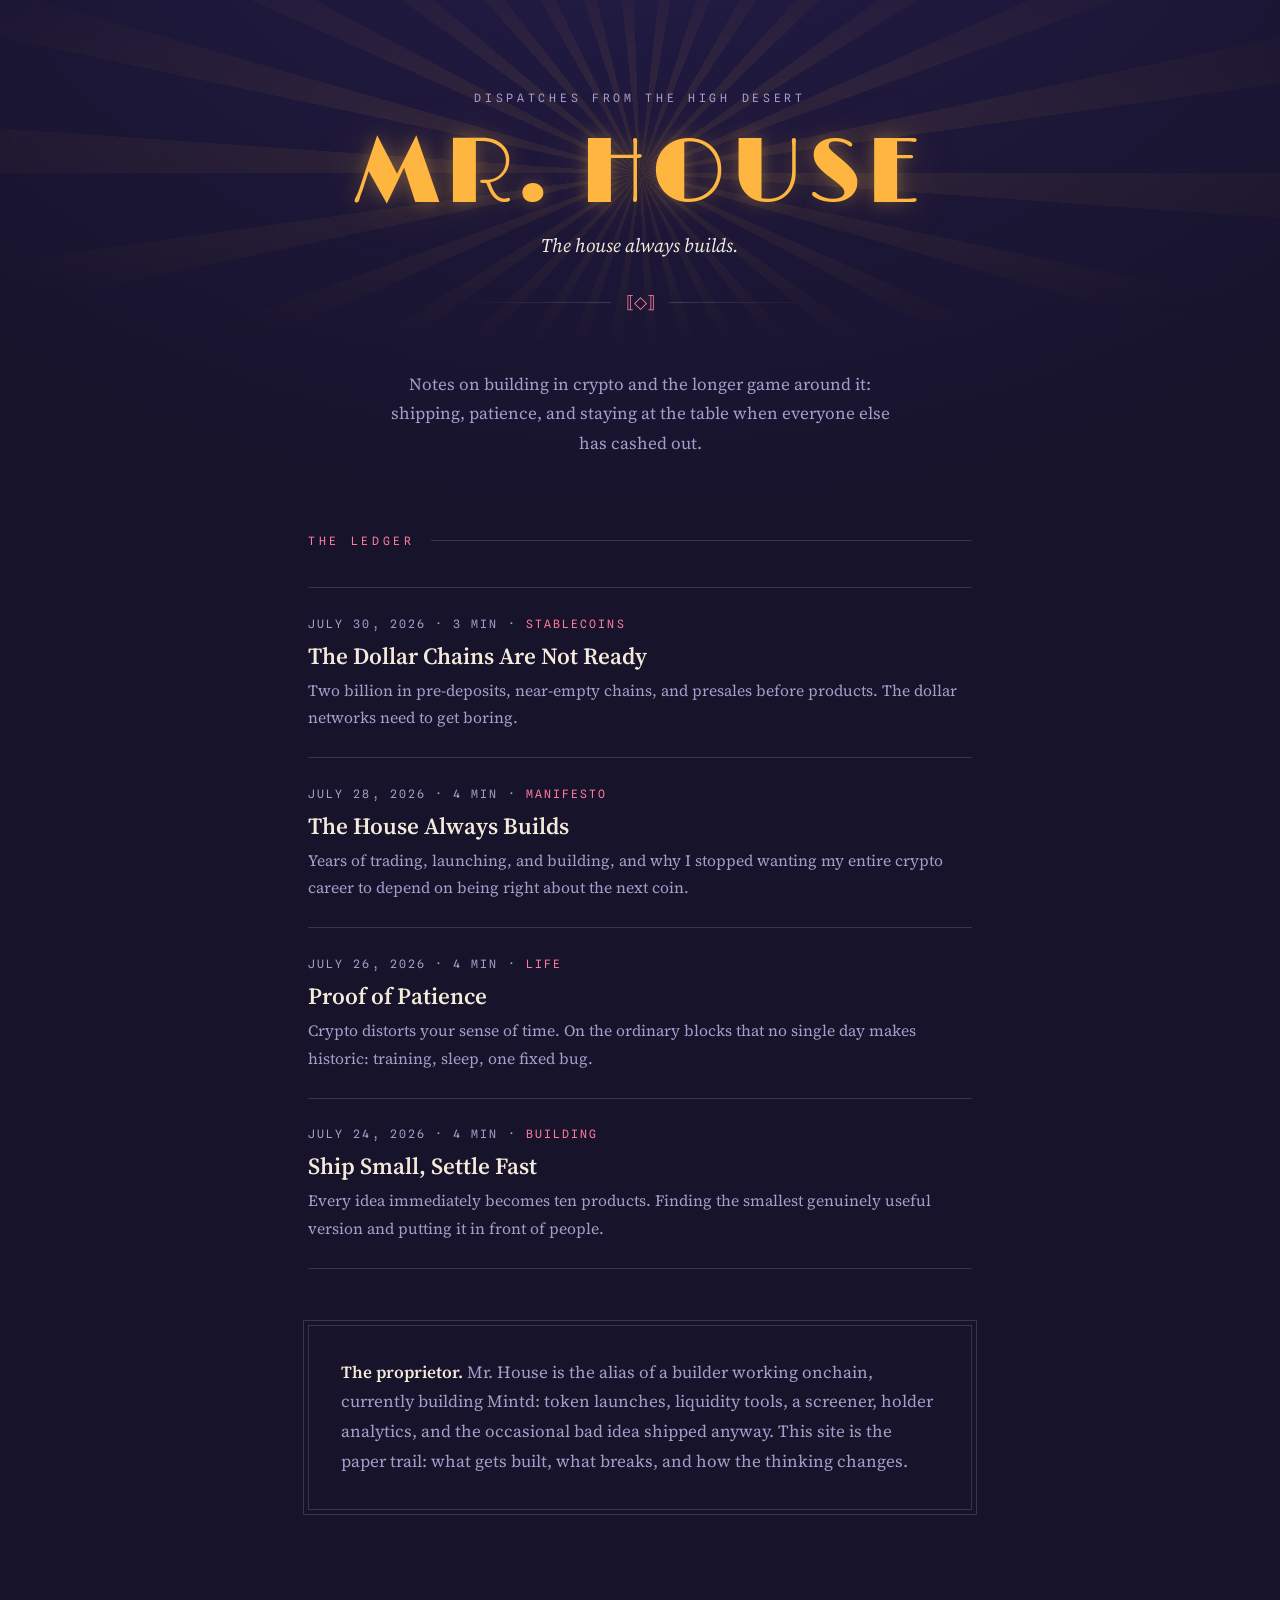
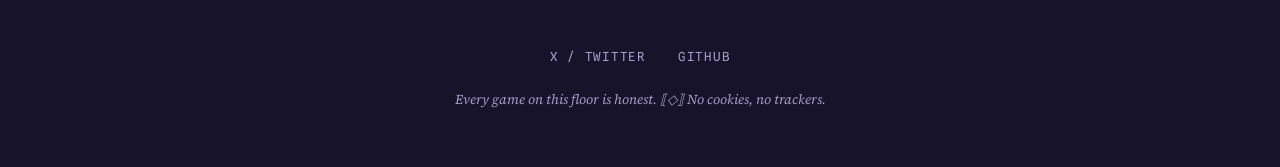
<file: index.html>
<!doctype html>
<html lang="en">
<head>
  <meta charset="utf-8">
  <meta name="viewport" content="width=device-width, initial-scale=1">
  <title>Mr. House · The house always builds</title>
  <meta name="description" content="Dispatches on building, crypto, and the long game, from Mr. House.">
  <link rel="preconnect" href="https://fonts.googleapis.com">
  <link rel="preconnect" href="https://fonts.gstatic.com" crossorigin>
  <link href="https://fonts.googleapis.com/css2?family=Limelight&family=Source+Serif+4:ital,wght@0,400;0,600;1,400&family=Spline+Sans+Mono:wght@400;500&display=swap" rel="stylesheet">
  <link rel="stylesheet" href="style.css">
</head>
<body>

  <header class="marquee">
    <p class="est">Dispatches from the high desert</p>
    <h1>MR. HOUSE</h1>
    <p class="tagline">The house always builds.</p>
    <div class="deco-rule" aria-hidden="true">&#10214;&#9671;&#10215;</div>
  </header>

  <p class="intro">
    Notes on building in crypto and the longer game around it:
    shipping, patience, and staying at the table when everyone else
    has cashed out.
  </p>

  <main class="wrap ledger">
    <p class="section-label">The Ledger</p>

    <a class="entry" href="posts/the-dollar-chains-are-not-ready.html">
      <p class="meta">July 30, 2026 &middot; 3 min &middot; <span class="tag">Stablecoins</span></p>
      <h2>The Dollar Chains Are Not Ready</h2>
      <p class="dek">Two billion in pre-deposits, near-empty chains, and presales before products. The dollar networks need to get boring.</p>
    </a>

    <a class="entry" href="posts/the-house-always-builds.html">
      <p class="meta">July 28, 2026 &middot; 4 min &middot; <span class="tag">Manifesto</span></p>
      <h2>The House Always Builds</h2>
      <p class="dek">Years of trading, launching, and building, and why I stopped wanting my entire crypto career to depend on being right about the next coin.</p>
    </a>

    <a class="entry" href="posts/proof-of-patience.html">
      <p class="meta">July 26, 2026 &middot; 4 min &middot; <span class="tag">Life</span></p>
      <h2>Proof of Patience</h2>
      <p class="dek">Crypto distorts your sense of time. On the ordinary blocks that no single day makes historic: training, sleep, one fixed bug.</p>
    </a>

    <a class="entry" href="posts/ship-small-settle-fast.html">
      <p class="meta">July 24, 2026 &middot; 4 min &middot; <span class="tag">Building</span></p>
      <h2>Ship Small, Settle Fast</h2>
      <p class="dek">Every idea immediately becomes ten products. Finding the smallest genuinely useful version and putting it in front of people.</p>
    </a>

    <div class="proprietor">
      <p><strong>The proprietor.</strong> Mr. House is the alias of a builder working
      onchain, currently building Mintd: token launches, liquidity tools, a screener,
      holder analytics, and the occasional bad idea shipped anyway. This site is
      the paper trail: what gets built, what breaks, and how the thinking changes.</p>
    </div>
  </main>

  <footer>
    <div class="links">
      <a href="https://x.com/MrHouse_eth">X / Twitter</a>
      <a href="https://github.com/mrhouse223">GitHub</a>
    </div>
    <p class="colophon">Every game on this floor is honest. &#10214;&#9671;&#10215; No cookies, no trackers.</p>
  </footer>

</body>
</html>
</file>
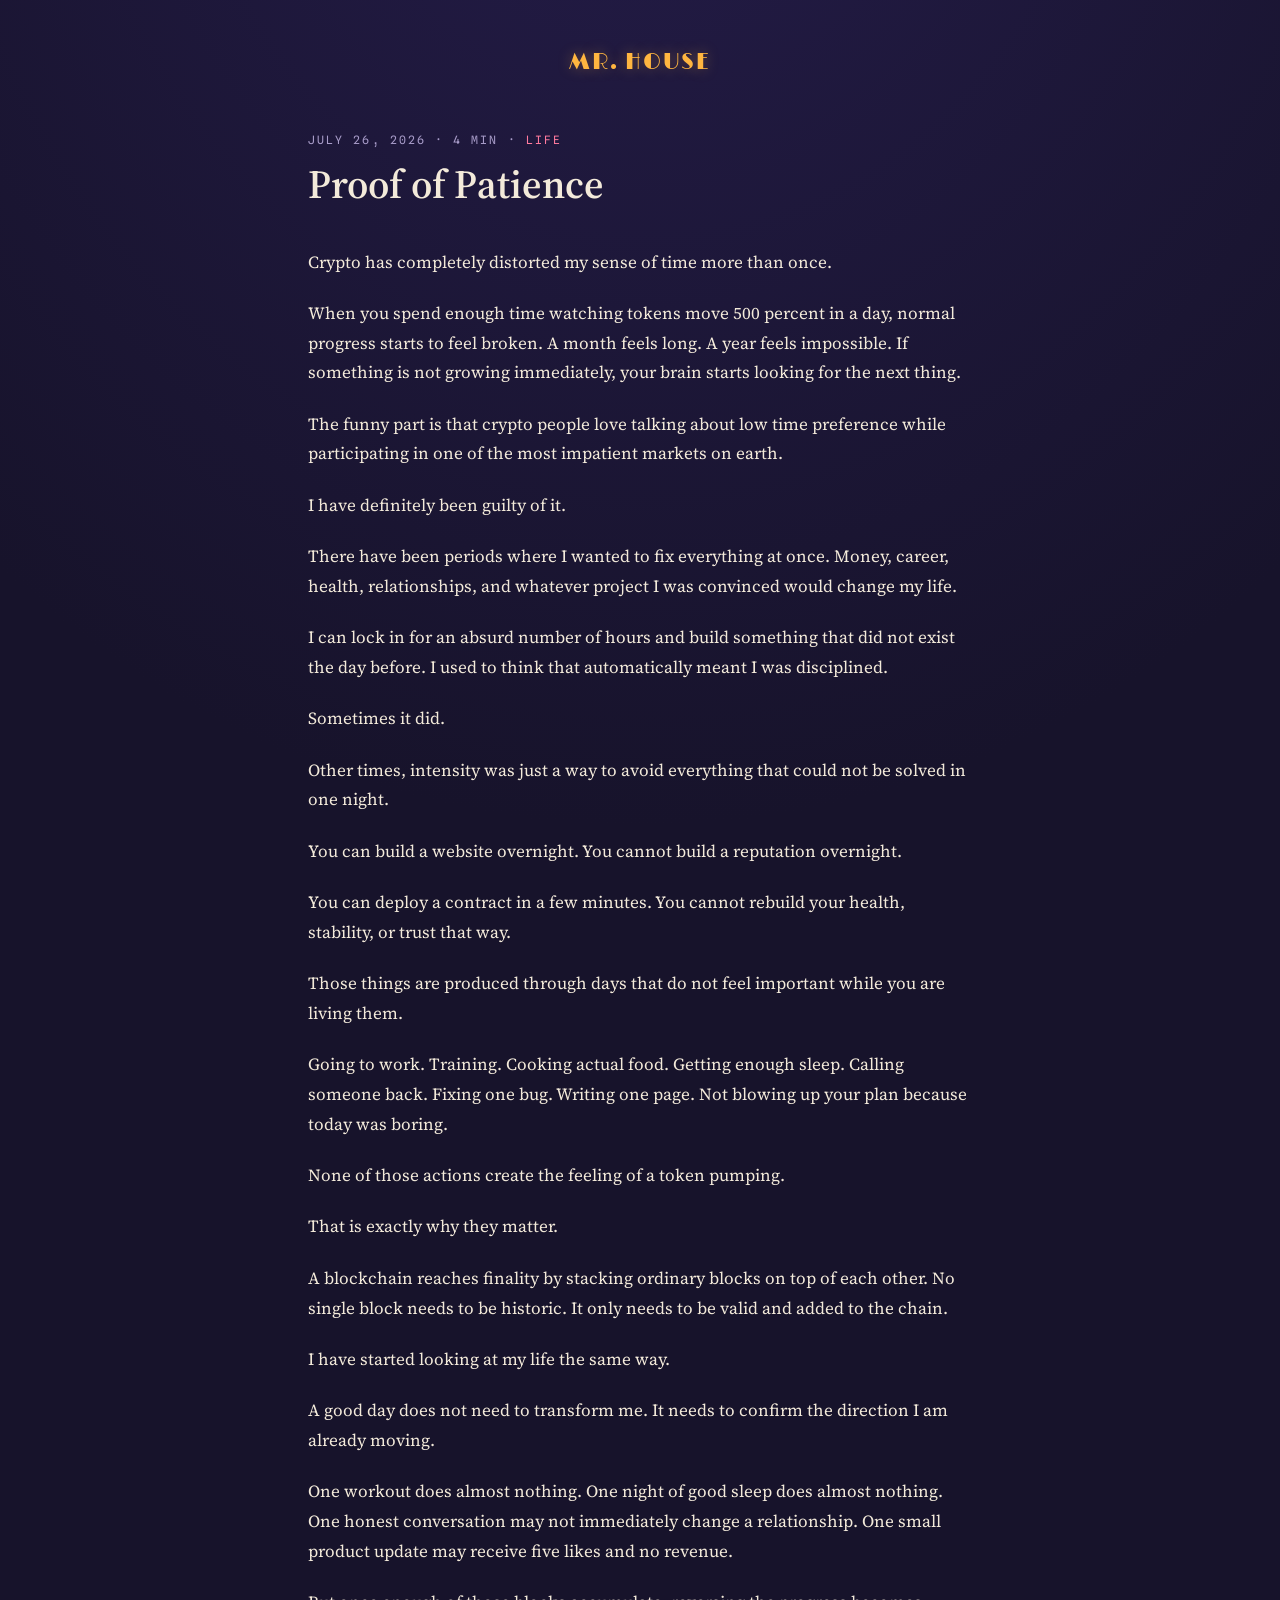
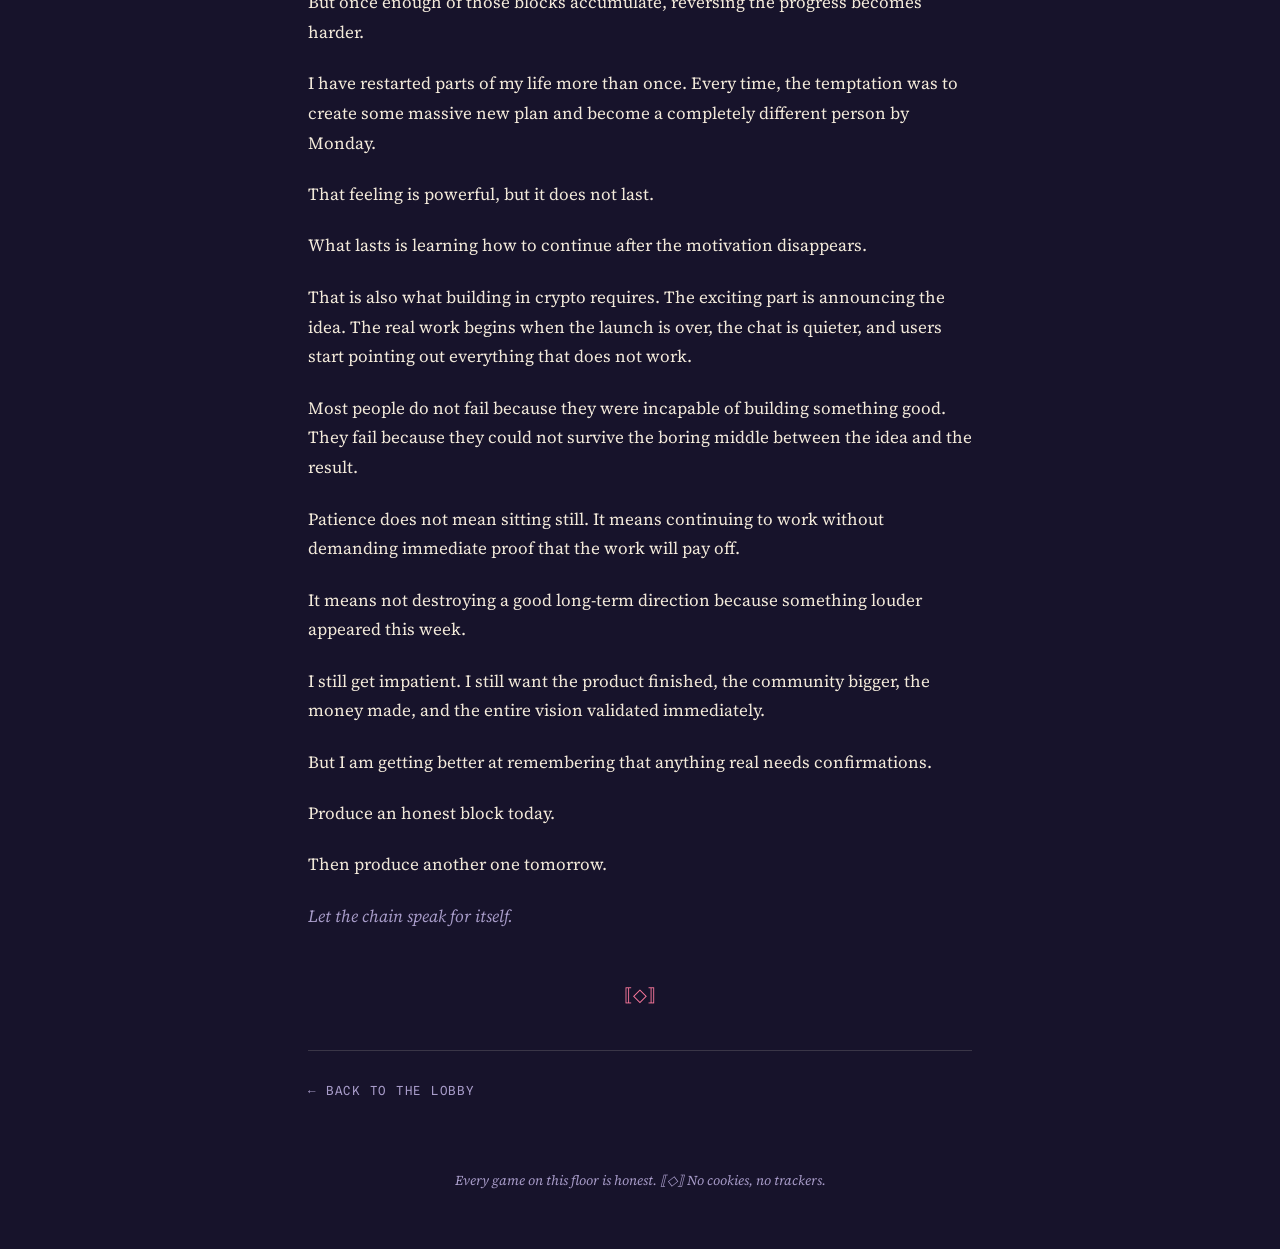
<file: posts/proof-of-patience.html>
<!doctype html>
<html lang="en">
<head>
  <meta charset="utf-8">
  <meta name="viewport" content="width=device-width, initial-scale=1">
  <title>Proof of Patience · Mr. House</title>
  <meta name="description" content="Crypto distorts your sense of time. Real progress settles like a chain: one ordinary block at a time.">
  <link rel="preconnect" href="https://fonts.googleapis.com">
  <link rel="preconnect" href="https://fonts.gstatic.com" crossorigin>
  <link href="https://fonts.googleapis.com/css2?family=Limelight&family=Source+Serif+4:ital,wght@0,400;0,600;1,400&family=Spline+Sans+Mono:wght@400;500&display=swap" rel="stylesheet">
  <link rel="stylesheet" href="../style.css">
</head>
<body>

  <header class="post-marquee">
    <a class="home" href="../index.html">MR. HOUSE</a>
  </header>

  <main class="wrap">
    <article class="post">
      <header>
        <p class="meta">July 26, 2026 &middot; 4 min &middot; <span class="tag">Life</span></p>
        <h1>Proof of Patience</h1>
      </header>

      <p>Crypto has completely distorted my sense of time more than once.</p>

      <p>When you spend enough time watching tokens move 500 percent in a day, normal progress starts to feel broken. A month feels long. A year feels impossible. If something is not growing immediately, your brain starts looking for the next thing.</p>

      <p>The funny part is that crypto people love talking about low time preference while participating in one of the most impatient markets on earth.</p>

      <p>I have definitely been guilty of it.</p>

      <p>There have been periods where I wanted to fix everything at once. Money, career, health, relationships, and whatever project I was convinced would change my life.</p>

      <p>I can lock in for an absurd number of hours and build something that did not exist the day before. I used to think that automatically meant I was disciplined.</p>

      <p>Sometimes it did.</p>

      <p>Other times, intensity was just a way to avoid everything that could not be solved in one night.</p>

      <p>You can build a website overnight. You cannot build a reputation overnight.</p>

      <p>You can deploy a contract in a few minutes. You cannot rebuild your health, stability, or trust that way.</p>

      <p>Those things are produced through days that do not feel important while you are living them.</p>

      <p>Going to work. Training. Cooking actual food. Getting enough sleep. Calling someone back. Fixing one bug. Writing one page. Not blowing up your plan because today was boring.</p>

      <p>None of those actions create the feeling of a token pumping.</p>

      <p>That is exactly why they matter.</p>

      <p>A blockchain reaches finality by stacking ordinary blocks on top of each other. No single block needs to be historic. It only needs to be valid and added to the chain.</p>

      <p>I have started looking at my life the same way.</p>

      <p>A good day does not need to transform me. It needs to confirm the direction I am already moving.</p>

      <p>One workout does almost nothing. One night of good sleep does almost nothing. One honest conversation may not immediately change a relationship. One small product update may receive five likes and no revenue.</p>

      <p>But once enough of those blocks accumulate, reversing the progress becomes harder.</p>

      <p>I have restarted parts of my life more than once. Every time, the temptation was to create some massive new plan and become a completely different person by Monday.</p>

      <p>That feeling is powerful, but it does not last.</p>

      <p>What lasts is learning how to continue after the motivation disappears.</p>

      <p>That is also what building in crypto requires. The exciting part is announcing the idea. The real work begins when the launch is over, the chat is quieter, and users start pointing out everything that does not work.</p>

      <p>Most people do not fail because they were incapable of building something good. They fail because they could not survive the boring middle between the idea and the result.</p>

      <p>Patience does not mean sitting still. It means continuing to work without demanding immediate proof that the work will pay off.</p>

      <p>It means not destroying a good long-term direction because something louder appeared this week.</p>

      <p>I still get impatient. I still want the product finished, the community bigger, the money made, and the entire vision validated immediately.</p>

      <p>But I am getting better at remembering that anything real needs confirmations.</p>

      <p>Produce an honest block today.</p>

      <p>Then produce another one tomorrow.</p>

      <p><em>Let the chain speak for itself.</em></p>

      <p class="end-mark" aria-hidden="true">&#10214;&#9671;&#10215;</p>

      <nav class="post-nav">
        <a href="../index.html">&larr; Back to the lobby</a>
      </nav>
    </article>
  </main>

  <footer>
    <p class="colophon">Every game on this floor is honest. &#10214;&#9671;&#10215; No cookies, no trackers.</p>
  </footer>

</body>
</html>
</file>
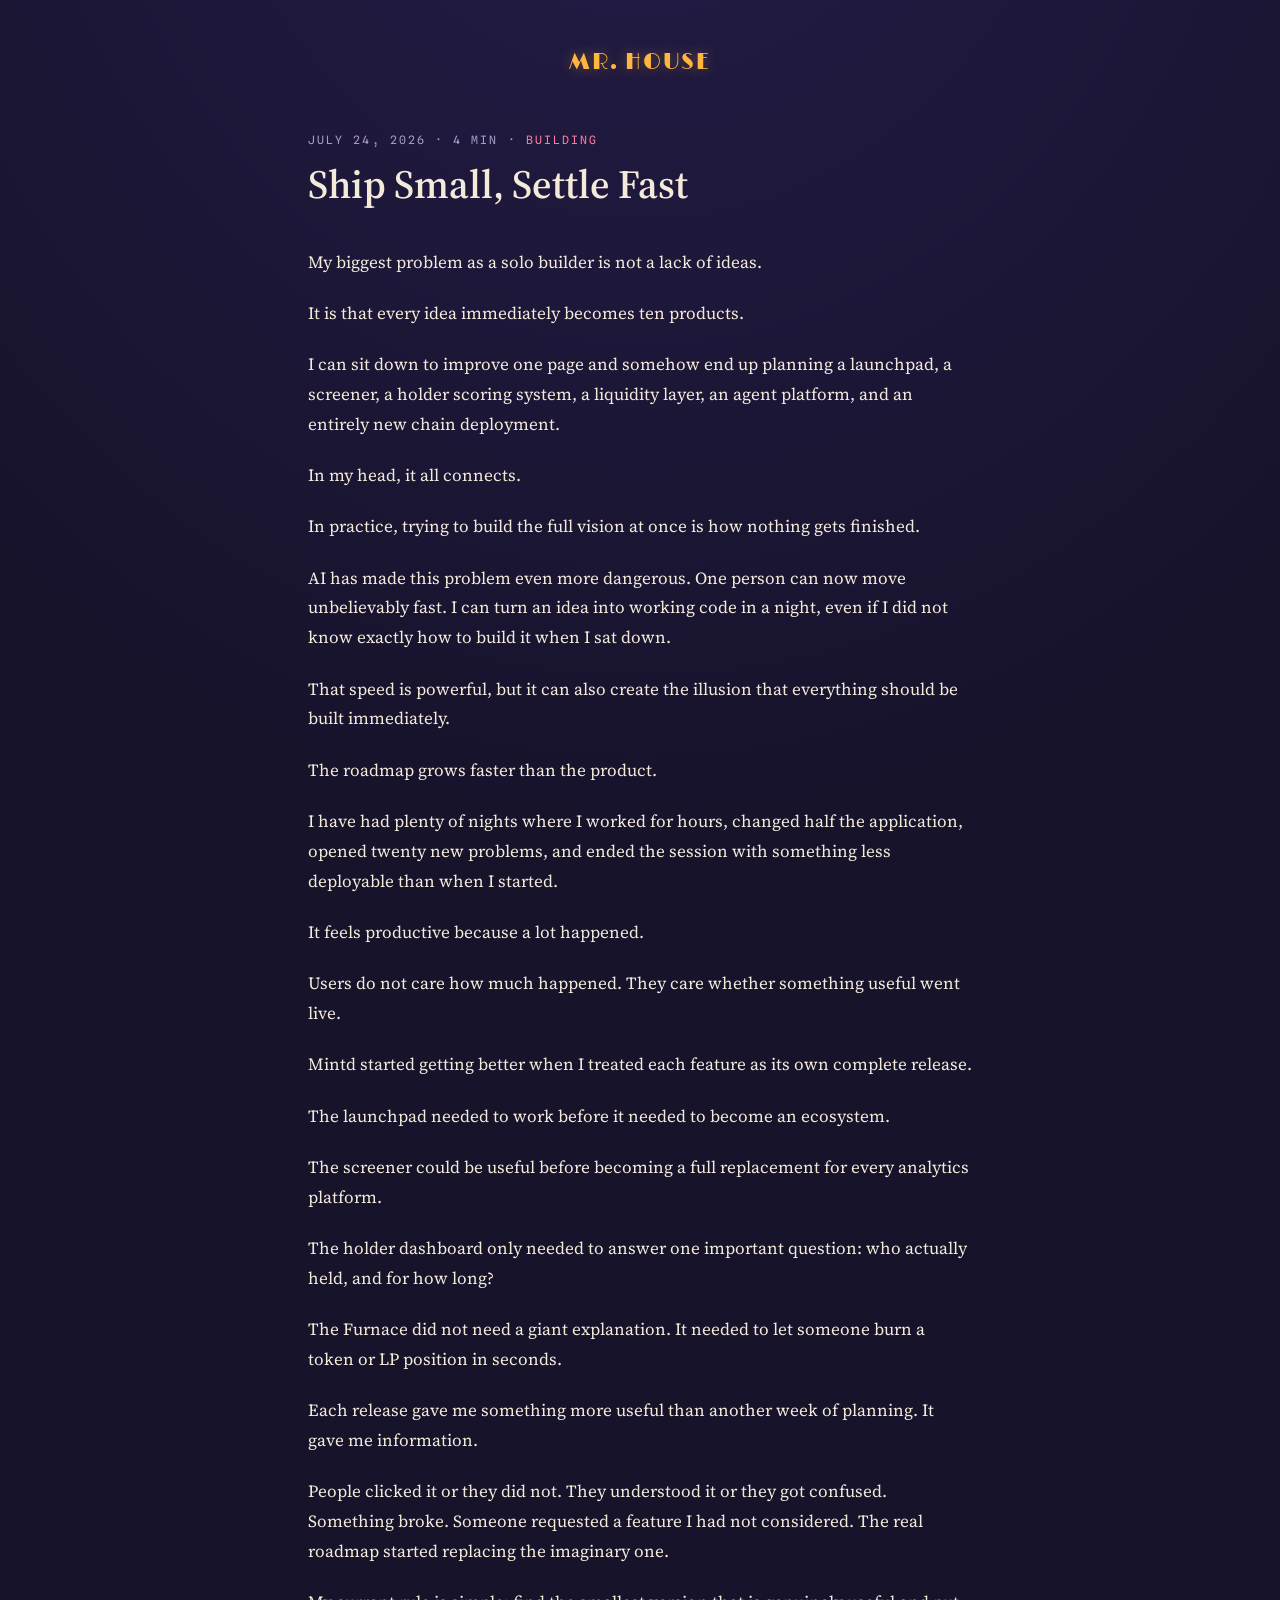
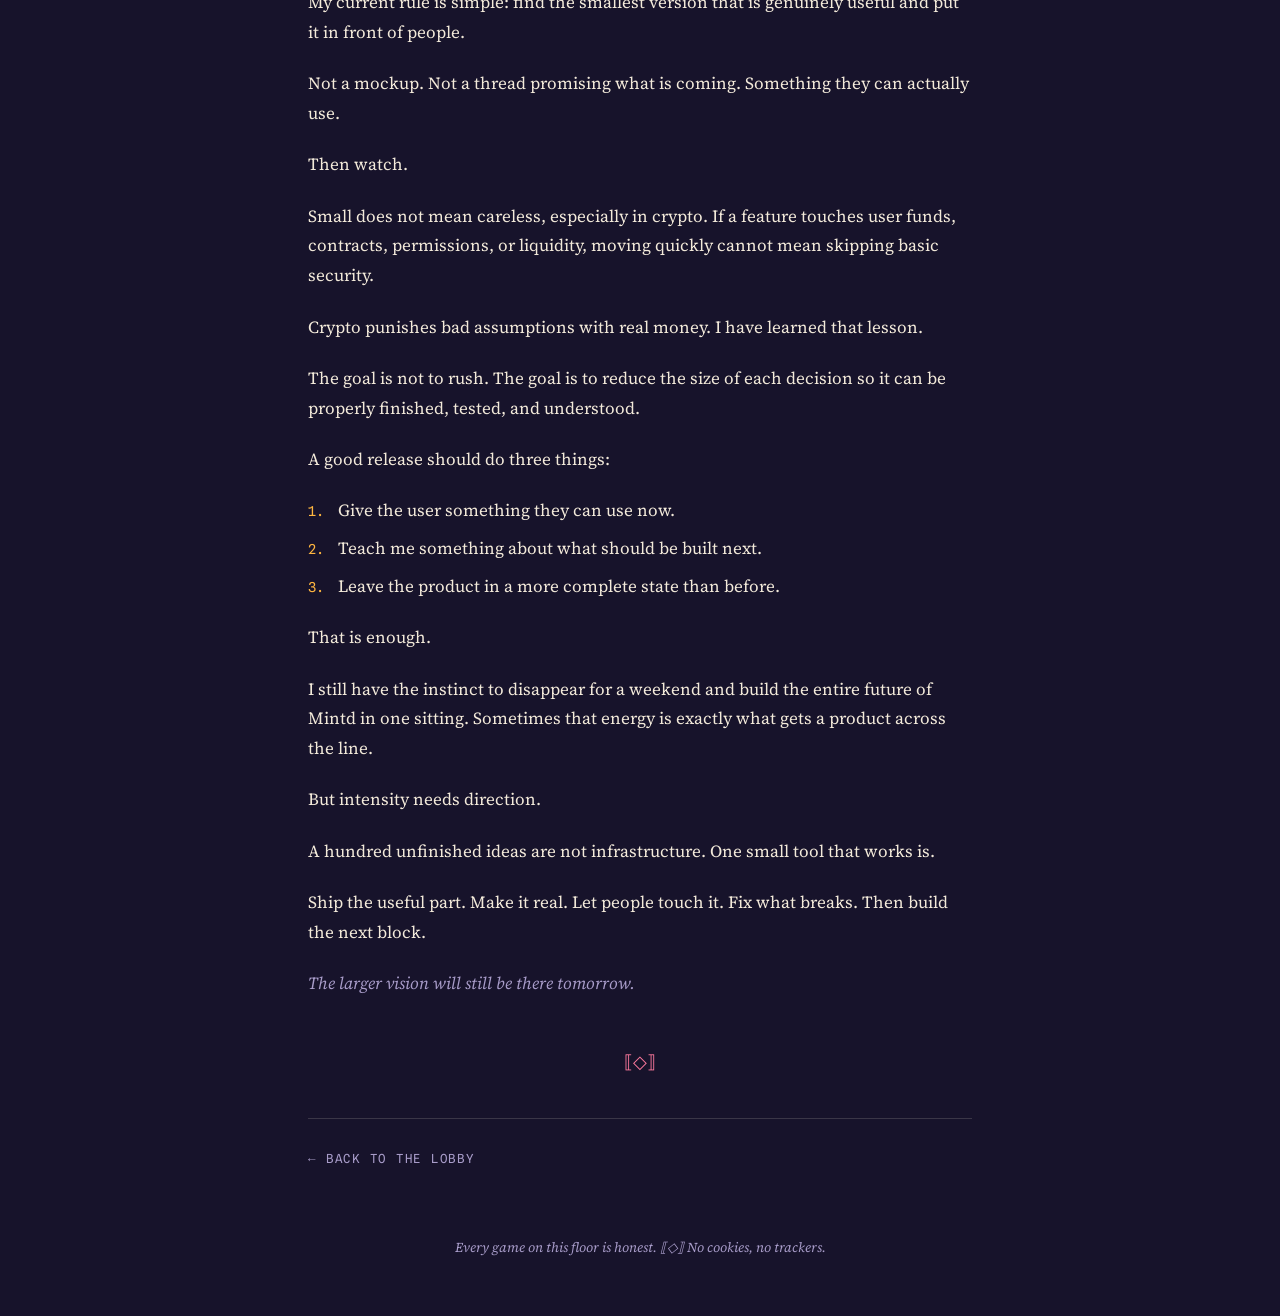
<file: posts/ship-small-settle-fast.html>
<!doctype html>
<html lang="en">
<head>
  <meta charset="utf-8">
  <meta name="viewport" content="width=device-width, initial-scale=1">
  <title>Ship Small, Settle Fast · Mr. House</title>
  <meta name="description" content="Every idea immediately becomes ten products. On finding the smallest genuinely useful version and putting it in front of people.">
  <link rel="preconnect" href="https://fonts.googleapis.com">
  <link rel="preconnect" href="https://fonts.gstatic.com" crossorigin>
  <link href="https://fonts.googleapis.com/css2?family=Limelight&family=Source+Serif+4:ital,wght@0,400;0,600;1,400&family=Spline+Sans+Mono:wght@400;500&display=swap" rel="stylesheet">
  <link rel="stylesheet" href="../style.css">
</head>
<body>

  <header class="post-marquee">
    <a class="home" href="../index.html">MR. HOUSE</a>
  </header>

  <main class="wrap">
    <article class="post">
      <header>
        <p class="meta">July 24, 2026 &middot; 4 min &middot; <span class="tag">Building</span></p>
        <h1>Ship Small, Settle Fast</h1>
      </header>

      <p>My biggest problem as a solo builder is not a lack of ideas.</p>

      <p>It is that every idea immediately becomes ten products.</p>

      <p>I can sit down to improve one page and somehow end up planning a launchpad, a screener, a holder scoring system, a liquidity layer, an agent platform, and an entirely new chain deployment.</p>

      <p>In my head, it all connects.</p>

      <p>In practice, trying to build the full vision at once is how nothing gets finished.</p>

      <p>AI has made this problem even more dangerous. One person can now move unbelievably fast. I can turn an idea into working code in a night, even if I did not know exactly how to build it when I sat down.</p>

      <p>That speed is powerful, but it can also create the illusion that everything should be built immediately.</p>

      <p>The roadmap grows faster than the product.</p>

      <p>I have had plenty of nights where I worked for hours, changed half the application, opened twenty new problems, and ended the session with something less deployable than when I started.</p>

      <p>It feels productive because a lot happened.</p>

      <p>Users do not care how much happened. They care whether something useful went live.</p>

      <p>Mintd started getting better when I treated each feature as its own complete release.</p>

      <p>The launchpad needed to work before it needed to become an ecosystem.</p>

      <p>The screener could be useful before becoming a full replacement for every analytics platform.</p>

      <p>The holder dashboard only needed to answer one important question: who actually held, and for how long?</p>

      <p>The Furnace did not need a giant explanation. It needed to let someone burn a token or LP position in seconds.</p>

      <p>Each release gave me something more useful than another week of planning. It gave me information.</p>

      <p>People clicked it or they did not. They understood it or they got confused. Something broke. Someone requested a feature I had not considered. The real roadmap started replacing the imaginary one.</p>

      <p>My current rule is simple: find the smallest version that is genuinely useful and put it in front of people.</p>

      <p>Not a mockup. Not a thread promising what is coming. Something they can actually use.</p>

      <p>Then watch.</p>

      <p>Small does not mean careless, especially in crypto. If a feature touches user funds, contracts, permissions, or liquidity, moving quickly cannot mean skipping basic security.</p>

      <p>Crypto punishes bad assumptions with real money. I have learned that lesson.</p>

      <p>The goal is not to rush. The goal is to reduce the size of each decision so it can be properly finished, tested, and understood.</p>

      <p>A good release should do three things:</p>

      <ol>
        <li>Give the user something they can use now.</li>
        <li>Teach me something about what should be built next.</li>
        <li>Leave the product in a more complete state than before.</li>
      </ol>

      <p>That is enough.</p>

      <p>I still have the instinct to disappear for a weekend and build the entire future of Mintd in one sitting. Sometimes that energy is exactly what gets a product across the line.</p>

      <p>But intensity needs direction.</p>

      <p>A hundred unfinished ideas are not infrastructure. One small tool that works is.</p>

      <p>Ship the useful part. Make it real. Let people touch it. Fix what breaks. Then build the next block.</p>

      <p><em>The larger vision will still be there tomorrow.</em></p>

      <p class="end-mark" aria-hidden="true">&#10214;&#9671;&#10215;</p>

      <nav class="post-nav">
        <a href="../index.html">&larr; Back to the lobby</a>
      </nav>
    </article>
  </main>

  <footer>
    <p class="colophon">Every game on this floor is honest. &#10214;&#9671;&#10215; No cookies, no trackers.</p>
  </footer>

</body>
</html>
</file>
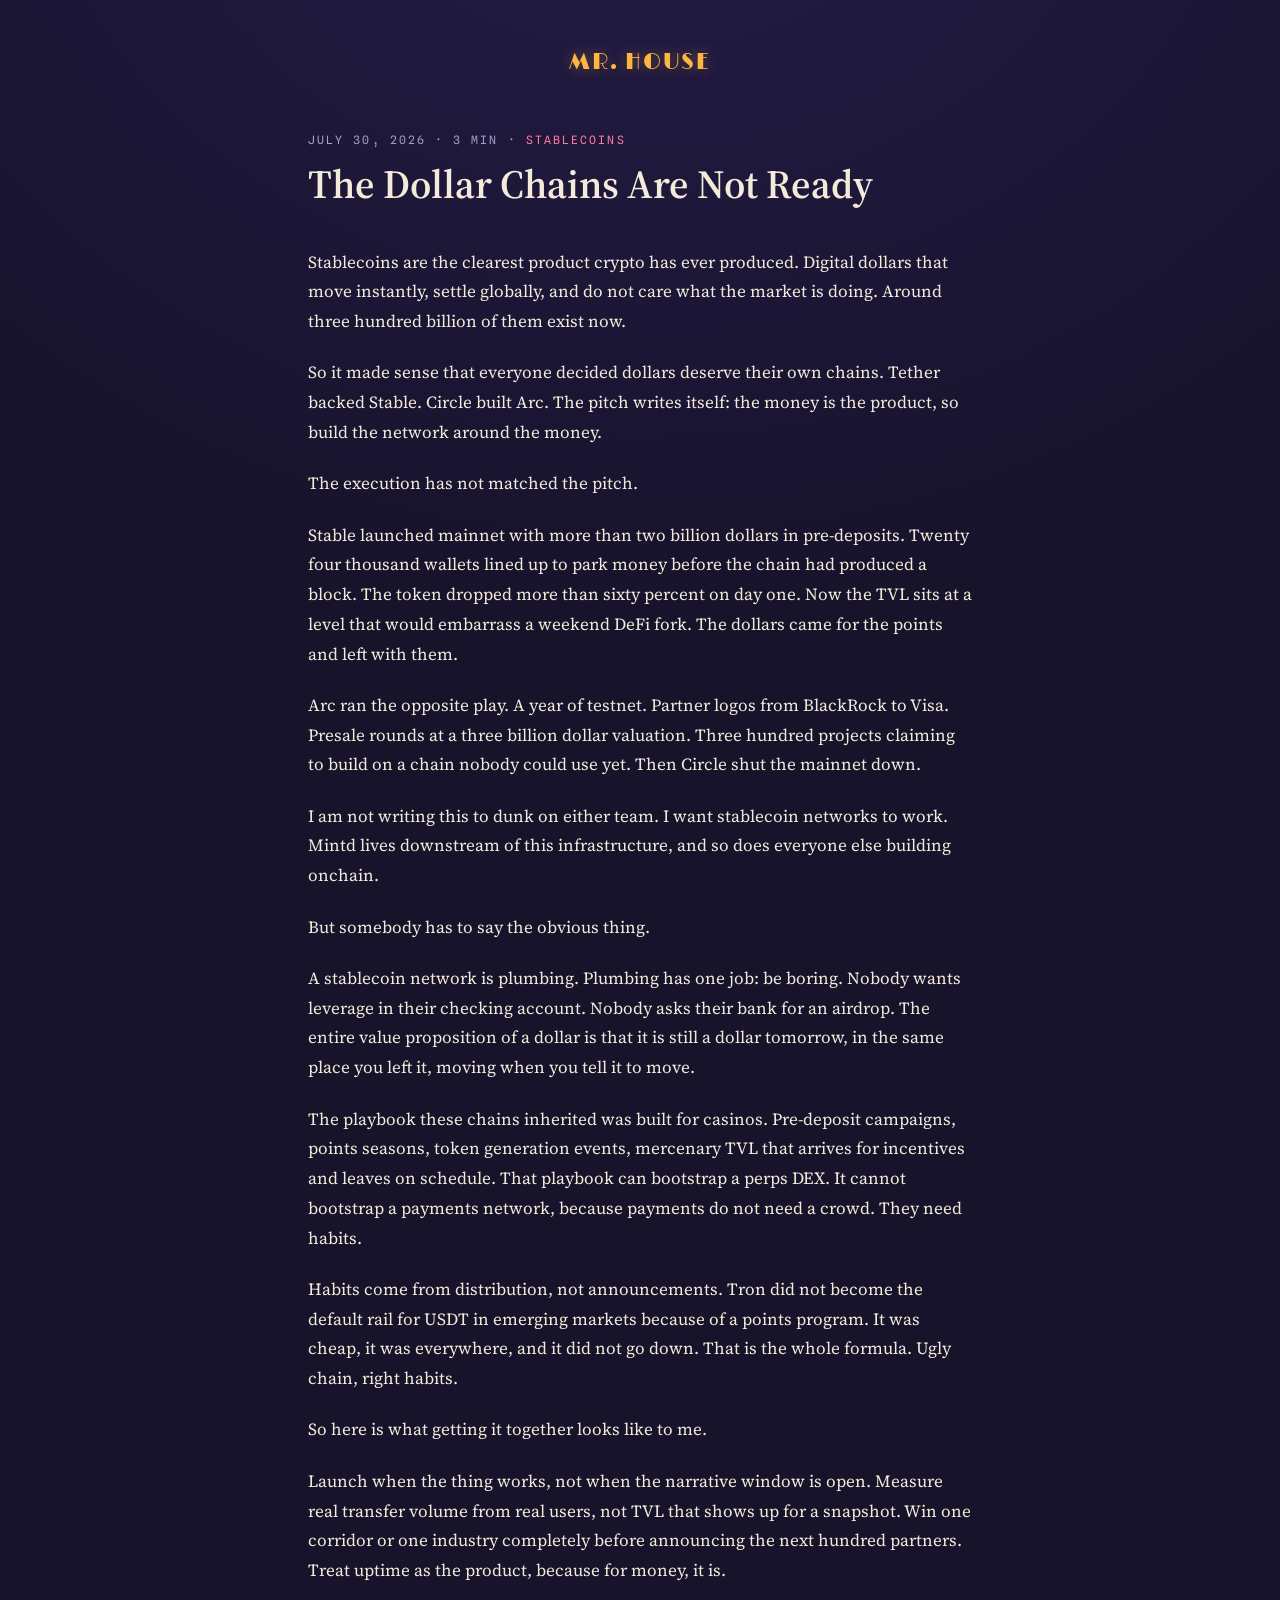
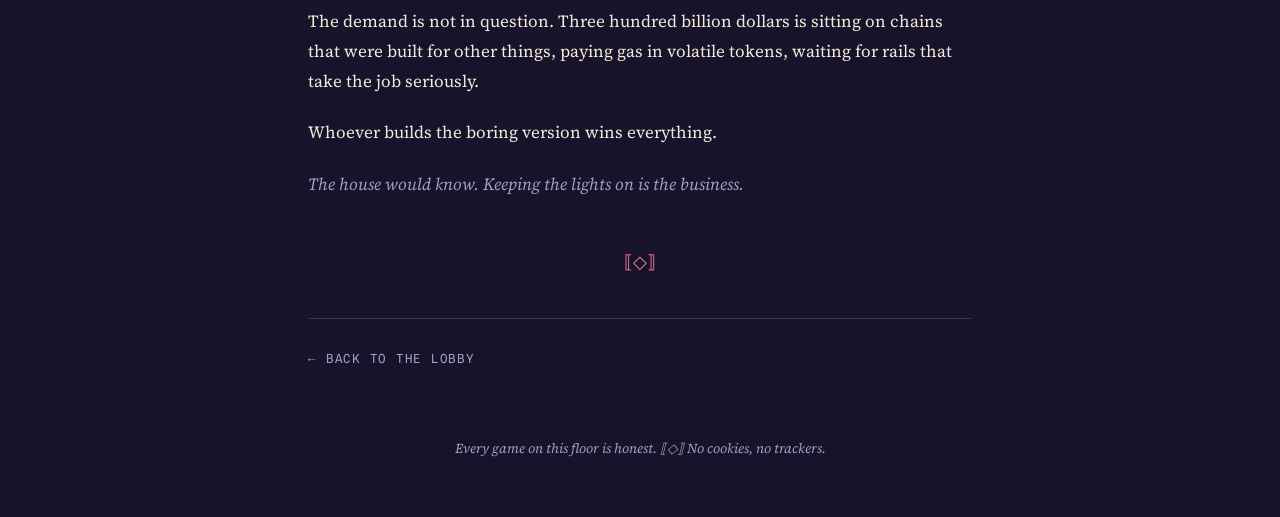
<file: posts/the-dollar-chains-are-not-ready.html>
<!doctype html>
<html lang="en">
<head>
  <meta charset="utf-8">
  <meta name="viewport" content="width=device-width, initial-scale=1">
  <title>The Dollar Chains Are Not Ready · Mr. House</title>
  <meta name="description" content="Stable launched to two billion in pre-deposits and sits nearly empty. Arc sold the hype before the chain. Stablecoin networks need to get boring.">
  <link rel="preconnect" href="https://fonts.googleapis.com">
  <link rel="preconnect" href="https://fonts.gstatic.com" crossorigin>
  <link href="https://fonts.googleapis.com/css2?family=Limelight&family=Source+Serif+4:ital,wght@0,400;0,600;1,400&family=Spline+Sans+Mono:wght@400;500&display=swap" rel="stylesheet">
  <link rel="stylesheet" href="../style.css">
</head>
<body>

  <header class="post-marquee">
    <a class="home" href="../index.html">MR. HOUSE</a>
  </header>

  <main class="wrap">
    <article class="post">
      <header>
        <p class="meta">July 30, 2026 &middot; 3 min &middot; <span class="tag">Stablecoins</span></p>
        <h1>The Dollar Chains Are Not Ready</h1>
      </header>

      <p>Stablecoins are the clearest product crypto has ever produced. Digital dollars that move instantly, settle globally, and do not care what the market is doing. Around three hundred billion of them exist now.</p>

      <p>So it made sense that everyone decided dollars deserve their own chains. Tether backed Stable. Circle built Arc. The pitch writes itself: the money is the product, so build the network around the money.</p>

      <p>The execution has not matched the pitch.</p>

      <p>Stable launched mainnet with more than two billion dollars in pre-deposits. Twenty four thousand wallets lined up to park money before the chain had produced a block. The token dropped more than sixty percent on day one. Now the TVL sits at a level that would embarrass a weekend DeFi fork. The dollars came for the points and left with them.</p>

      <p>Arc ran the opposite play. A year of testnet. Partner logos from BlackRock to Visa. Presale rounds at a three billion dollar valuation. Three hundred projects claiming to build on a chain nobody could use yet. Then Circle shut the mainnet down.</p>

      <p>I am not writing this to dunk on either team. I want stablecoin networks to work. Mintd lives downstream of this infrastructure, and so does everyone else building onchain.</p>

      <p>But somebody has to say the obvious thing.</p>

      <p>A stablecoin network is plumbing. Plumbing has one job: be boring. Nobody wants leverage in their checking account. Nobody asks their bank for an airdrop. The entire value proposition of a dollar is that it is still a dollar tomorrow, in the same place you left it, moving when you tell it to move.</p>

      <p>The playbook these chains inherited was built for casinos. Pre-deposit campaigns, points seasons, token generation events, mercenary TVL that arrives for incentives and leaves on schedule. That playbook can bootstrap a perps DEX. It cannot bootstrap a payments network, because payments do not need a crowd. They need habits.</p>

      <p>Habits come from distribution, not announcements. Tron did not become the default rail for USDT in emerging markets because of a points program. It was cheap, it was everywhere, and it did not go down. That is the whole formula. Ugly chain, right habits.</p>

      <p>So here is what getting it together looks like to me.</p>

      <p>Launch when the thing works, not when the narrative window is open. Measure real transfer volume from real users, not TVL that shows up for a snapshot. Win one corridor or one industry completely before announcing the next hundred partners. Treat uptime as the product, because for money, it is.</p>

      <p>The demand is not in question. Three hundred billion dollars is sitting on chains that were built for other things, paying gas in volatile tokens, waiting for rails that take the job seriously.</p>

      <p>Whoever builds the boring version wins everything.</p>

      <p><em>The house would know. Keeping the lights on is the business.</em></p>

      <p class="end-mark" aria-hidden="true">&#10214;&#9671;&#10215;</p>

      <nav class="post-nav">
        <a href="../index.html">&larr; Back to the lobby</a>
      </nav>
    </article>
  </main>

  <footer>
    <p class="colophon">Every game on this floor is honest. &#10214;&#9671;&#10215; No cookies, no trackers.</p>
  </footer>

</body>
</html>
</file>
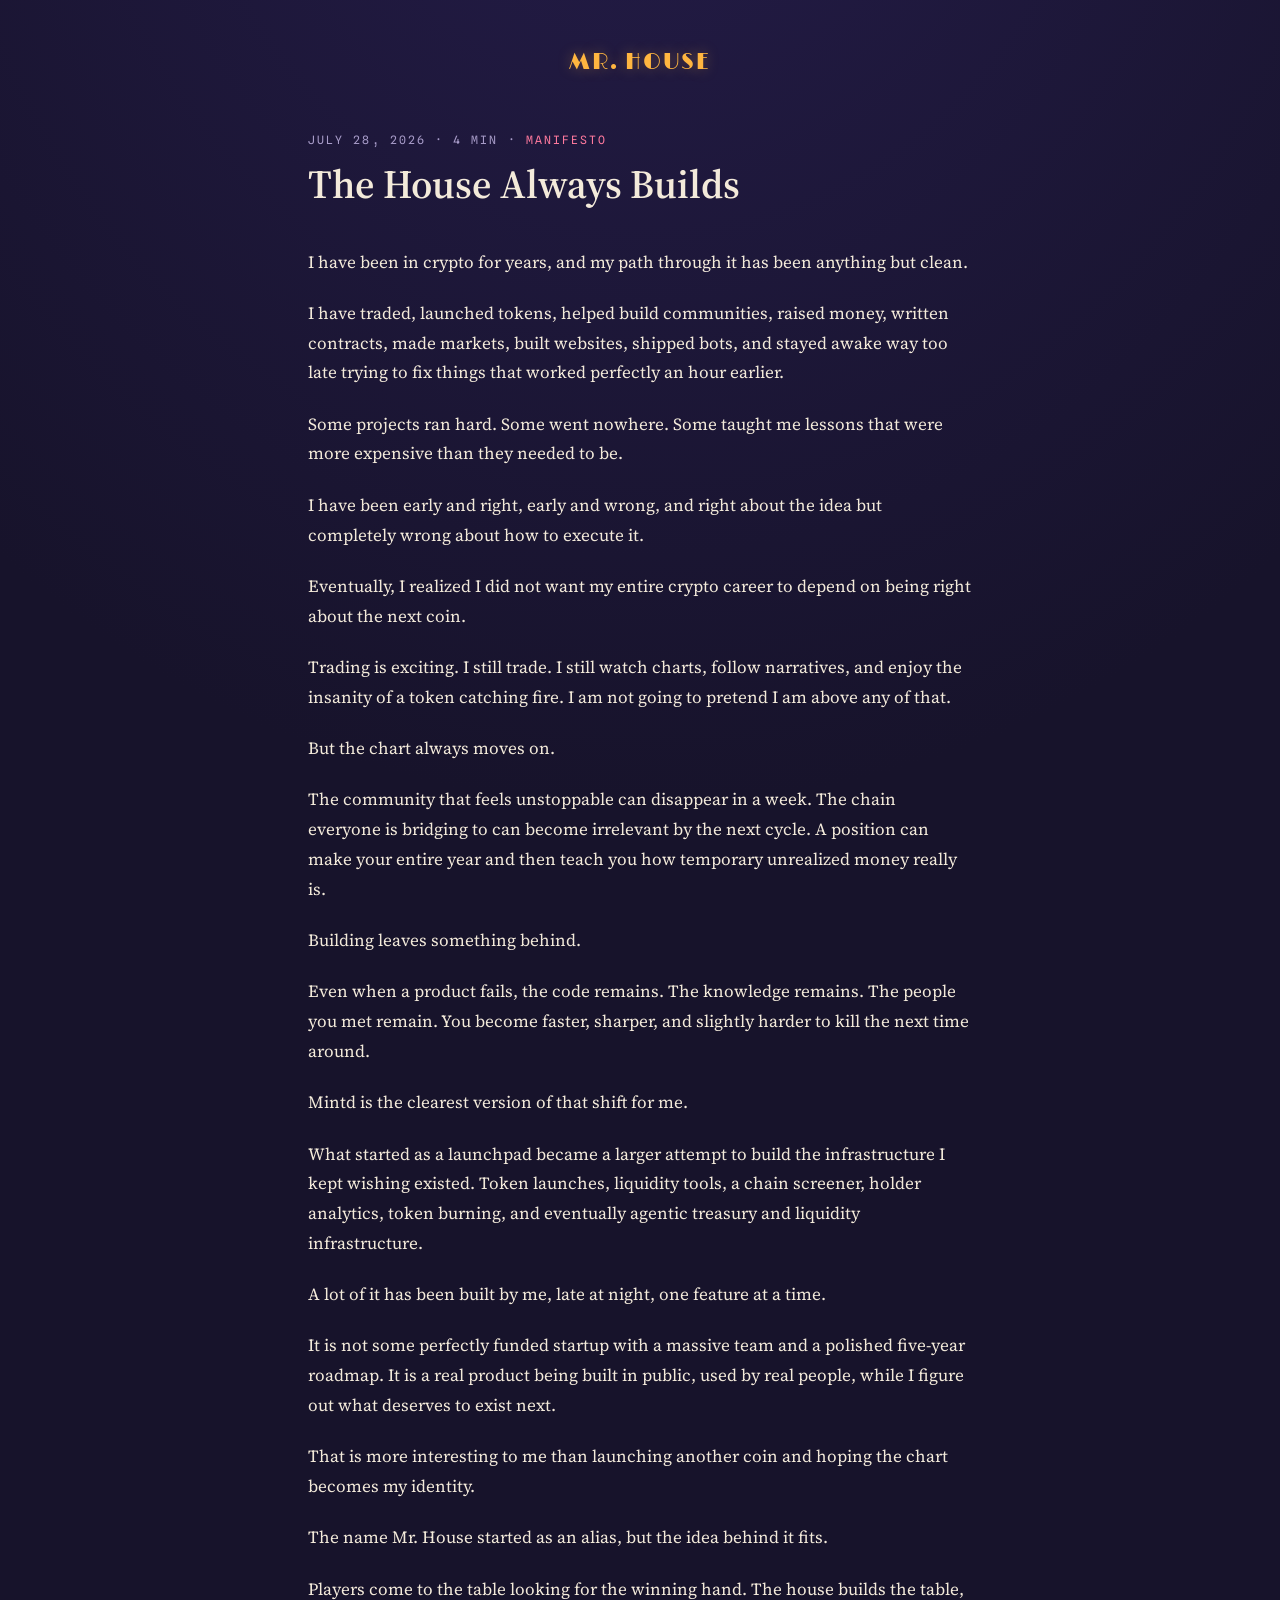
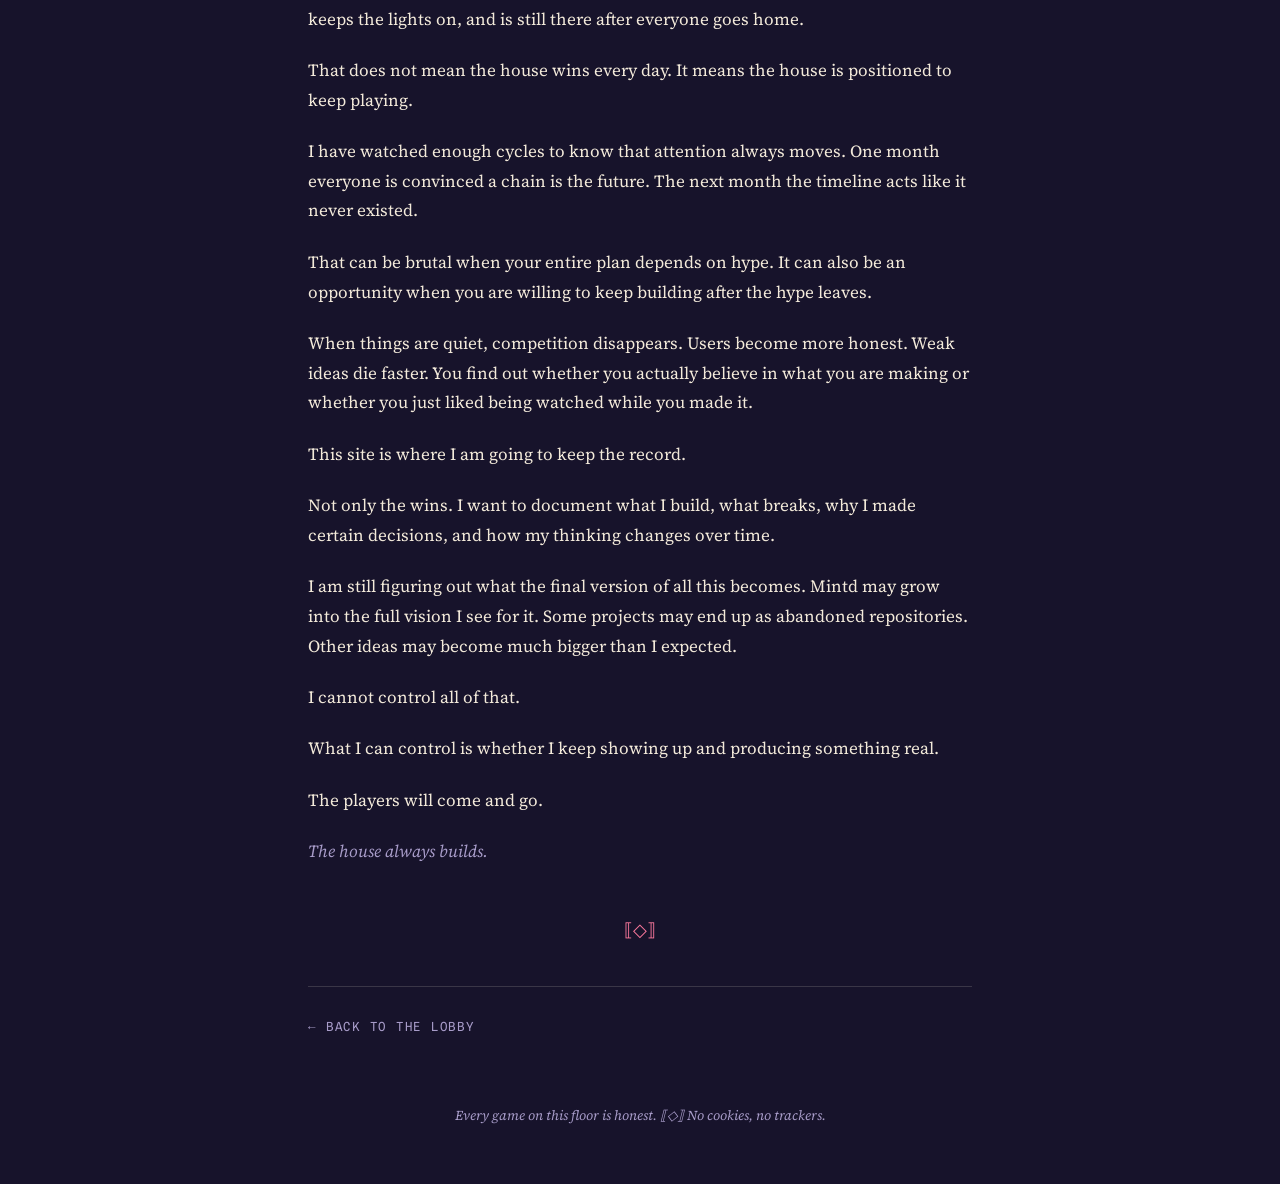
<file: posts/the-house-always-builds.html>
<!doctype html>
<html lang="en">
<head>
  <meta charset="utf-8">
  <meta name="viewport" content="width=device-width, initial-scale=1">
  <title>The House Always Builds · Mr. House</title>
  <meta name="description" content="Years of trading, launching, and building, and why I stopped wanting my crypto career to depend on being right about the next coin.">
  <link rel="preconnect" href="https://fonts.googleapis.com">
  <link rel="preconnect" href="https://fonts.gstatic.com" crossorigin>
  <link href="https://fonts.googleapis.com/css2?family=Limelight&family=Source+Serif+4:ital,wght@0,400;0,600;1,400&family=Spline+Sans+Mono:wght@400;500&display=swap" rel="stylesheet">
  <link rel="stylesheet" href="../style.css">
</head>
<body>

  <header class="post-marquee">
    <a class="home" href="../index.html">MR. HOUSE</a>
  </header>

  <main class="wrap">
    <article class="post">
      <header>
        <p class="meta">July 28, 2026 &middot; 4 min &middot; <span class="tag">Manifesto</span></p>
        <h1>The House Always Builds</h1>
      </header>

      <p>I have been in crypto for years, and my path through it has been anything but clean.</p>

      <p>I have traded, launched tokens, helped build communities, raised money, written contracts, made markets, built websites, shipped bots, and stayed awake way too late trying to fix things that worked perfectly an hour earlier.</p>

      <p>Some projects ran hard. Some went nowhere. Some taught me lessons that were more expensive than they needed to be.</p>

      <p>I have been early and right, early and wrong, and right about the idea but completely wrong about how to execute it.</p>

      <p>Eventually, I realized I did not want my entire crypto career to depend on being right about the next coin.</p>

      <p>Trading is exciting. I still trade. I still watch charts, follow narratives, and enjoy the insanity of a token catching fire. I am not going to pretend I am above any of that.</p>

      <p>But the chart always moves on.</p>

      <p>The community that feels unstoppable can disappear in a week. The chain everyone is bridging to can become irrelevant by the next cycle. A position can make your entire year and then teach you how temporary unrealized money really is.</p>

      <p>Building leaves something behind.</p>

      <p>Even when a product fails, the code remains. The knowledge remains. The people you met remain. You become faster, sharper, and slightly harder to kill the next time around.</p>

      <p>Mintd is the clearest version of that shift for me.</p>

      <p>What started as a launchpad became a larger attempt to build the infrastructure I kept wishing existed. Token launches, liquidity tools, a chain screener, holder analytics, token burning, and eventually agentic treasury and liquidity infrastructure.</p>

      <p>A lot of it has been built by me, late at night, one feature at a time.</p>

      <p>It is not some perfectly funded startup with a massive team and a polished five-year roadmap. It is a real product being built in public, used by real people, while I figure out what deserves to exist next.</p>

      <p>That is more interesting to me than launching another coin and hoping the chart becomes my identity.</p>

      <p>The name Mr. House started as an alias, but the idea behind it fits.</p>

      <p>Players come to the table looking for the winning hand. The house builds the table, keeps the lights on, and is still there after everyone goes home.</p>

      <p>That does not mean the house wins every day. It means the house is positioned to keep playing.</p>

      <p>I have watched enough cycles to know that attention always moves. One month everyone is convinced a chain is the future. The next month the timeline acts like it never existed.</p>

      <p>That can be brutal when your entire plan depends on hype. It can also be an opportunity when you are willing to keep building after the hype leaves.</p>

      <p>When things are quiet, competition disappears. Users become more honest. Weak ideas die faster. You find out whether you actually believe in what you are making or whether you just liked being watched while you made it.</p>

      <p>This site is where I am going to keep the record.</p>

      <p>Not only the wins. I want to document what I build, what breaks, why I made certain decisions, and how my thinking changes over time.</p>

      <p>I am still figuring out what the final version of all this becomes. Mintd may grow into the full vision I see for it. Some projects may end up as abandoned repositories. Other ideas may become much bigger than I expected.</p>

      <p>I cannot control all of that.</p>

      <p>What I can control is whether I keep showing up and producing something real.</p>

      <p>The players will come and go.</p>

      <p><em>The house always builds.</em></p>

      <p class="end-mark" aria-hidden="true">&#10214;&#9671;&#10215;</p>

      <nav class="post-nav">
        <a href="../index.html">&larr; Back to the lobby</a>
      </nav>
    </article>
  </main>

  <footer>
    <p class="colophon">Every game on this floor is honest. &#10214;&#9671;&#10215; No cookies, no trackers.</p>
  </footer>

</body>
</html>
</file>
<file: style.css>
/* ——— Mr. House — desert-deco token system ——— */

:root {
  --night: #17132b;      /* page background: high-desert night */
  --felt: #201a3d;       /* raised surfaces */
  --paper: #f3eada;      /* primary text: warm paper */
  --dust: #a89cc9;       /* secondary text: dusk lavender */
  --amber: #ffb640;      /* neon marquee amber */
  --amber-soft: rgba(255, 182, 64, 0.35);
  --rose: #ff7a9e;       /* secondary neon: sign rose */
  --line: rgba(243, 234, 218, 0.16);

  --font-display: "Limelight", "Georgia", serif;
  --font-body: "Source Serif 4", "Georgia", serif;
  --font-mono: "Spline Sans Mono", "Menlo", monospace;
}

* { box-sizing: border-box; margin: 0; padding: 0; }

html { scroll-behavior: smooth; }

body {
  background: var(--night);
  background-image: radial-gradient(
    ellipse 120% 60% at 50% -10%,
    #241c49 0%,
    var(--night) 65%
  );
  color: var(--paper);
  font-family: var(--font-body);
  font-size: 1.0625rem;
  line-height: 1.75;
  -webkit-font-smoothing: antialiased;
}

a { color: inherit; }

a:focus-visible {
  outline: 2px solid var(--amber);
  outline-offset: 3px;
  border-radius: 2px;
}

::selection { background: var(--amber); color: var(--night); }

.wrap {
  max-width: 44rem;
  margin: 0 auto;
  padding: 0 1.25rem;
}

/* ——— Masthead: the marquee ——— */

.marquee {
  position: relative;
  text-align: center;
  padding: 5.5rem 1.25rem 3.25rem;
  overflow: hidden;
}

/* sunburst rays behind the sign */
.marquee::before {
  content: "";
  position: absolute;
  inset: -40% -20% 0;
  background: repeating-conic-gradient(
    from -90deg at 50% 62%,
    rgba(255, 182, 64, 0.07) 0deg 4deg,
    transparent 4deg 12deg
  );
  -webkit-mask-image: radial-gradient(ellipse 70% 60% at 50% 55%, #000 20%, transparent 72%);
  mask-image: radial-gradient(ellipse 70% 60% at 50% 55%, #000 20%, transparent 72%);
  pointer-events: none;
}

.marquee > * { position: relative; }

.marquee .est {
  font-family: var(--font-mono);
  font-size: 0.72rem;
  letter-spacing: 0.32em;
  text-transform: uppercase;
  color: var(--dust);
}

.marquee h1 {
  font-family: var(--font-display);
  font-weight: 400;
  font-size: clamp(2.9rem, 10vw, 5.75rem);
  letter-spacing: 0.06em;
  line-height: 1.05;
  margin: 1.1rem 0 0.4rem;
  color: var(--amber);
  text-shadow:
    0 0 18px var(--amber-soft),
    0 0 60px rgba(255, 182, 64, 0.18);
  animation: neon-on 1.6s ease-out both;
}

.marquee h1 a { text-decoration: none; }

.marquee .tagline {
  font-style: italic;
  font-size: 1.2rem;
  color: var(--paper);
}

.marquee .deco-rule {
  display: flex;
  align-items: center;
  justify-content: center;
  gap: 0.9rem;
  margin: 1.6rem auto 0;
  max-width: 22rem;
  color: var(--rose);
}

.marquee .deco-rule::before,
.marquee .deco-rule::after {
  content: "";
  flex: 1;
  height: 1px;
  background: linear-gradient(to var(--dir, right), transparent, var(--line));
}

.marquee .deco-rule::before { --dir: right; }
.marquee .deco-rule::after { --dir: left; }

@keyframes neon-on {
  0% { opacity: 0; text-shadow: none; }
  8% { opacity: 1; }
  14% { opacity: 0.3; }
  22% { opacity: 1; }
  27% { opacity: 0.45; text-shadow: none; }
  38% { opacity: 1; }
  100% {
    opacity: 1;
    text-shadow:
      0 0 18px var(--amber-soft),
      0 0 60px rgba(255, 182, 64, 0.18);
  }
}

@media (prefers-reduced-motion: reduce) {
  html { scroll-behavior: auto; }
  .marquee h1 { animation: none; }
}

/* ——— Intro ——— */

.intro {
  text-align: center;
  color: var(--dust);
  max-width: 34rem;
  margin: 0 auto 4.5rem;
  padding: 0 1.25rem;
}

/* ——— The ledger: essay list ——— */

.ledger { padding-bottom: 3rem; }

.section-label {
  font-family: var(--font-mono);
  font-size: 0.72rem;
  letter-spacing: 0.32em;
  text-transform: uppercase;
  color: var(--rose);
  display: flex;
  align-items: center;
  gap: 1rem;
  margin-bottom: 2.25rem;
}

.section-label::after {
  content: "";
  flex: 1;
  height: 1px;
  background: var(--line);
}

.entry {
  display: block;
  text-decoration: none;
  padding: 1.6rem 0;
  border-bottom: 1px solid var(--line);
}

.entry:first-of-type { border-top: 1px solid var(--line); }

.entry .meta {
  font-family: var(--font-mono);
  font-size: 0.72rem;
  letter-spacing: 0.18em;
  text-transform: uppercase;
  color: var(--dust);
}

.entry .meta .tag { color: var(--rose); }

.entry h2 {
  font-weight: 600;
  font-size: 1.45rem;
  line-height: 1.3;
  margin: 0.45rem 0 0.35rem;
  transition: color 160ms ease, text-shadow 160ms ease;
}

.entry:hover h2,
.entry:focus-visible h2 {
  color: var(--amber);
  text-shadow: 0 0 24px rgba(255, 182, 64, 0.25);
}

.entry .dek {
  color: var(--dust);
  font-size: 0.98rem;
}

/* ——— Post pages ——— */

.post-marquee {
  text-align: center;
  padding: 2.75rem 1.25rem 0;
}

.post-marquee .home {
  font-family: var(--font-display);
  font-weight: 400;
  font-size: 1.35rem;
  letter-spacing: 0.08em;
  color: var(--amber);
  text-decoration: none;
  text-shadow: 0 0 14px var(--amber-soft);
}

article.post { padding: 3rem 0 2rem; }

.post header { margin-bottom: 2.5rem; }

.post .meta {
  font-family: var(--font-mono);
  font-size: 0.72rem;
  letter-spacing: 0.18em;
  text-transform: uppercase;
  color: var(--dust);
}

.post .meta .tag { color: var(--rose); }

.post h1 {
  font-weight: 600;
  font-size: clamp(1.8rem, 5vw, 2.5rem);
  line-height: 1.2;
  margin: 0.6rem 0 0;
}

.post p + p { margin-top: 1.35rem; }

.post ol {
  margin: 1.35rem 0 1.35rem 1.5rem;
}

.post ol li { padding-left: 0.35rem; }

.post ol li + li { margin-top: 0.5rem; }

.post ol li::marker {
  font-family: var(--font-mono);
  font-size: 0.85rem;
  color: var(--amber);
}

.post em { color: var(--dust); }

.post .end-mark {
  text-align: center;
  color: var(--rose);
  margin-top: 3rem;
  font-size: 1.1rem;
}

.post-nav {
  margin-top: 2.5rem;
  padding-top: 1.5rem;
  border-top: 1px solid var(--line);
}

.post-nav a {
  font-family: var(--font-mono);
  font-size: 0.78rem;
  letter-spacing: 0.14em;
  text-transform: uppercase;
  color: var(--dust);
  text-decoration: none;
}

.post-nav a:hover { color: var(--amber); }

/* ——— The proprietor: about ——— */

.proprietor {
  margin: 3.5rem 0;
  padding: 2rem;
  border: 1px solid var(--line);
  outline: 1px solid var(--line);
  outline-offset: 4px;
}

.proprietor p { color: var(--dust); }

.proprietor p strong { color: var(--paper); font-weight: 600; }

/* ——— Footer ——— */

footer {
  text-align: center;
  padding: 2rem 1.25rem 3.5rem;
  color: var(--dust);
}

footer .links {
  display: flex;
  justify-content: center;
  gap: 2rem;
  font-family: var(--font-mono);
  font-size: 0.78rem;
  letter-spacing: 0.14em;
  text-transform: uppercase;
  margin-bottom: 1.25rem;
}

footer .links a { text-decoration: none; color: var(--dust); transition: color 160ms ease; }

footer .links a:hover { color: var(--amber); }

footer .colophon { font-size: 0.85rem; font-style: italic; }

@media (max-width: 480px) {
  .marquee { padding-top: 3.5rem; }
  footer .links { gap: 1.1rem; flex-wrap: wrap; }
  .proprietor { padding: 1.4rem; }
}
</file>
